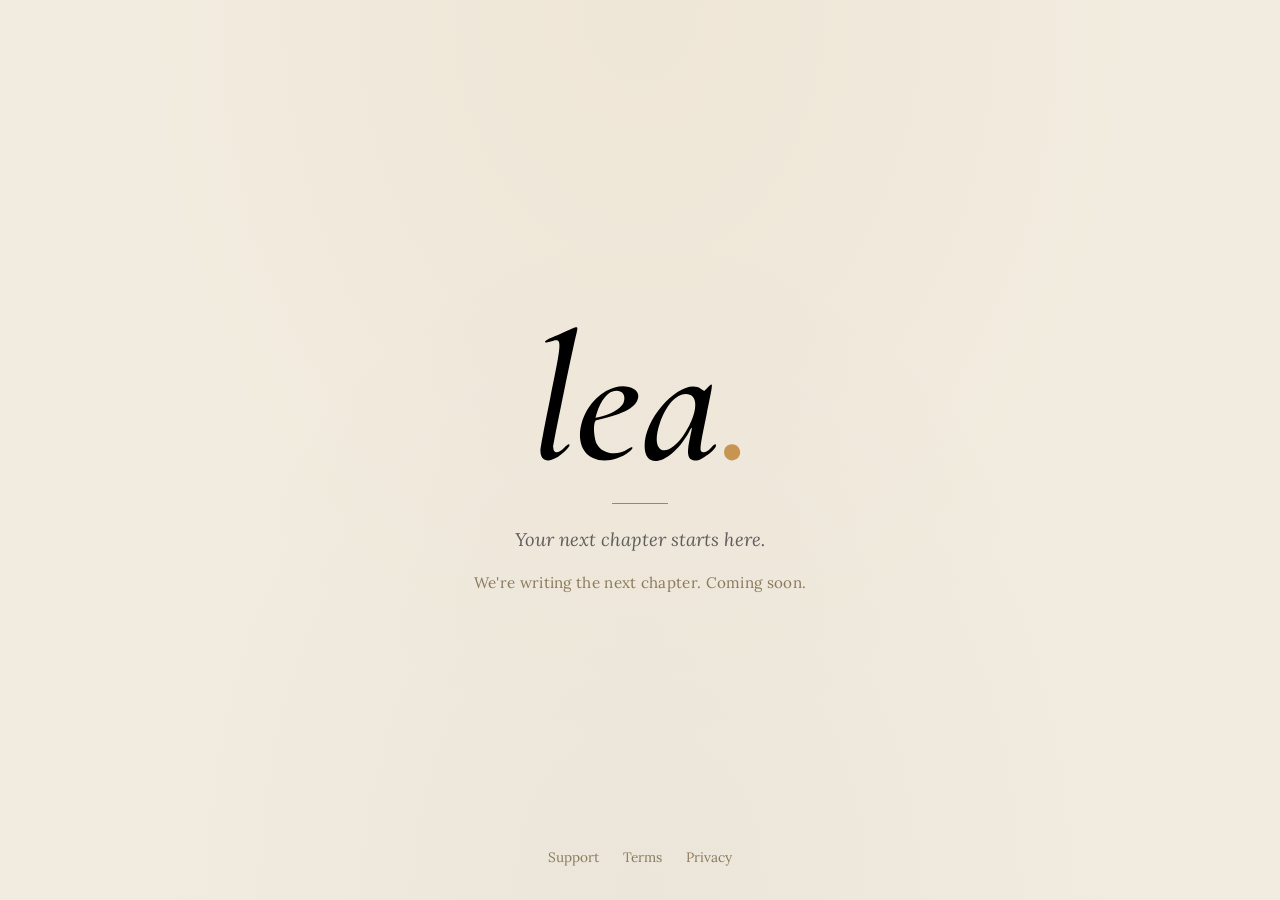
<file: index.html>
<!doctype html>
<html lang="en">
<head>
  <meta charset="utf-8" />
  <meta name="viewport" content="width=device-width, initial-scale=1" />
  <title>lea — coming soon</title>
  <meta name="description" content="Lea is a quiet, intentional reading app. Coming soon." />
  <link rel="icon" type="image/svg+xml" href="assets/favicon.svg" />
  <meta property="og:type" content="website" />
  <meta property="og:site_name" content="Lea" />
  <meta property="og:title" content="lea — coming soon" />
  <meta property="og:description" content="Lea is a quiet, intentional reading app. Coming soon." />
  <meta name="twitter:card" content="summary" />
  <meta name="twitter:title" content="lea — coming soon" />
  <meta name="twitter:description" content="Lea is a quiet, intentional reading app. Coming soon." />
  <link rel="stylesheet" href="styles.css" />
</head>
<body>
  <main class="hero">
    <img class="logo-large" src="assets/lea-logo.svg" alt="Lea" width="613" height="320" />
    <hr class="rule" />
    <p class="tagline">Your next chapter starts here.</p>
    <p class="status">We're writing the next chapter. Coming soon.</p>
  </main>

  <div class="hero-footer">
    <nav>
      <a href="/support">Support</a>
      <a href="/terms">Terms</a>
      <a href="/privacy">Privacy</a>
    </nav>
  </div>
</body>
</html>
</file>
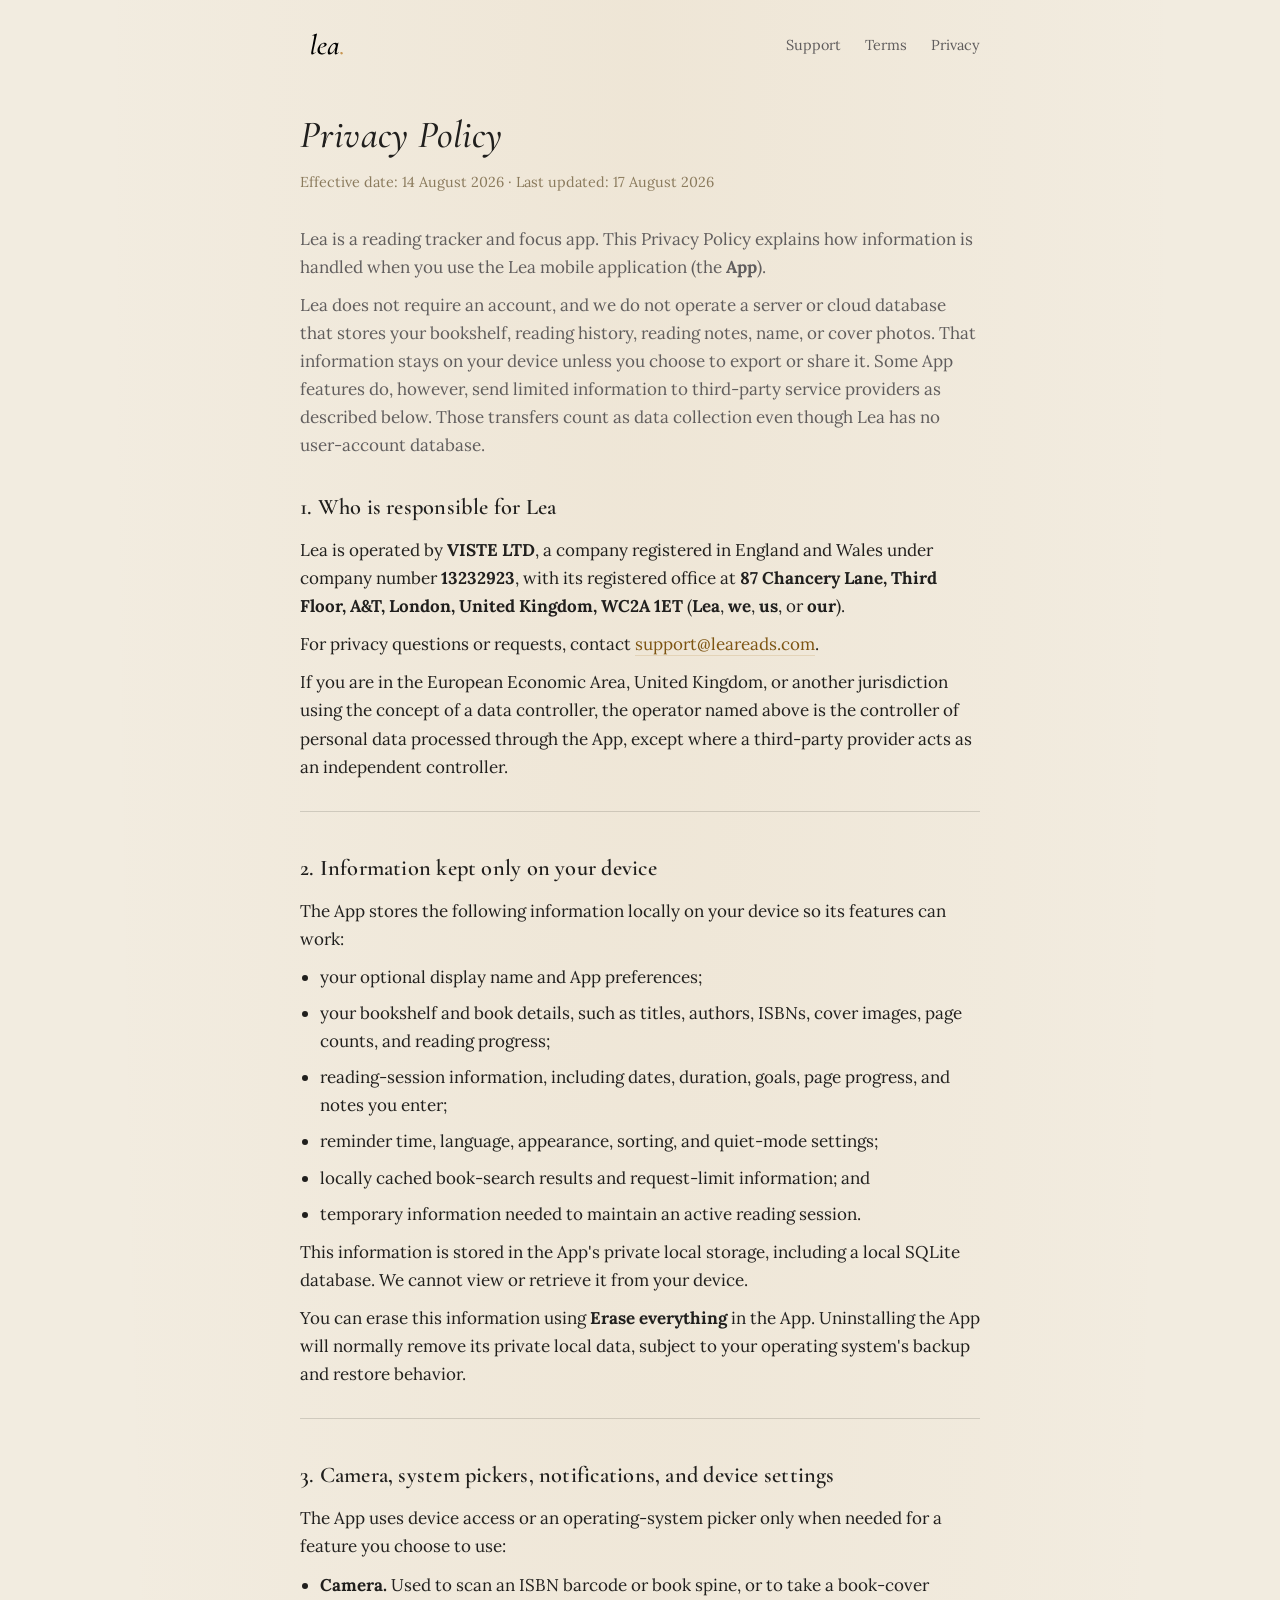
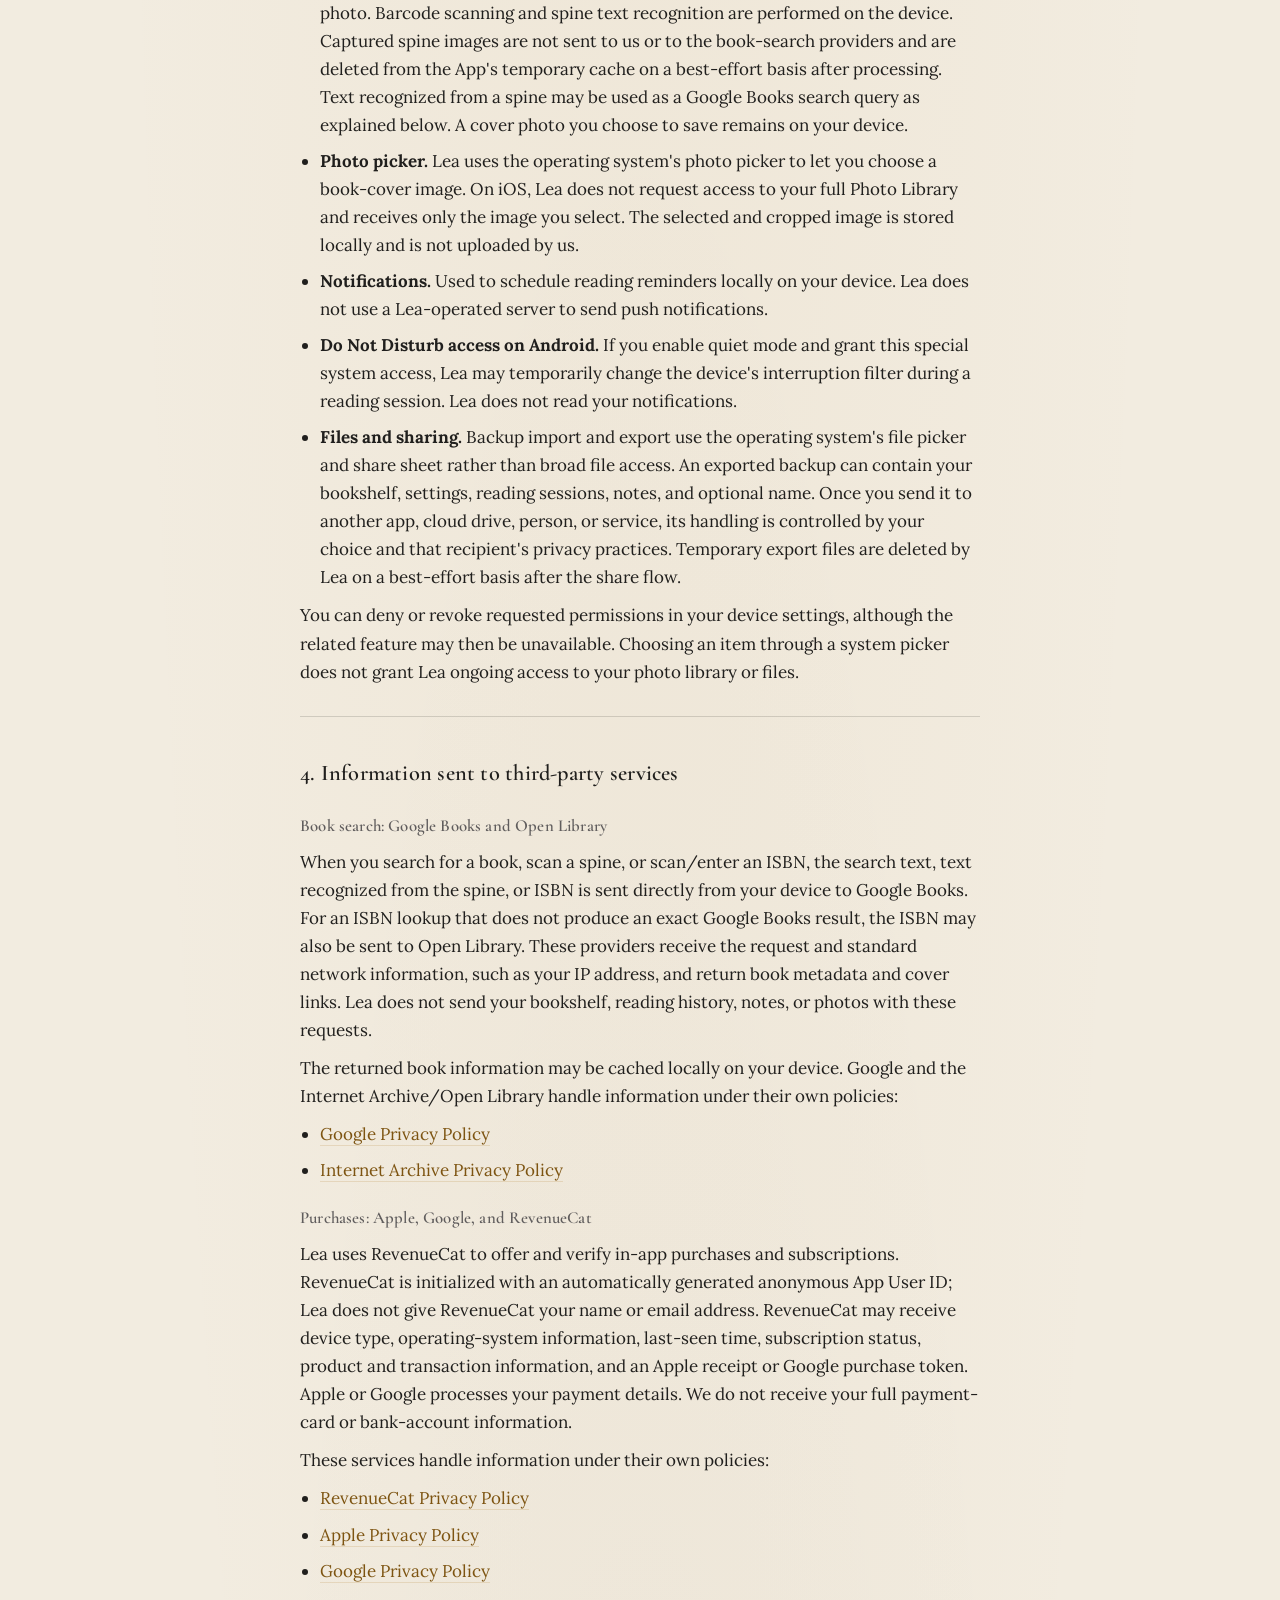
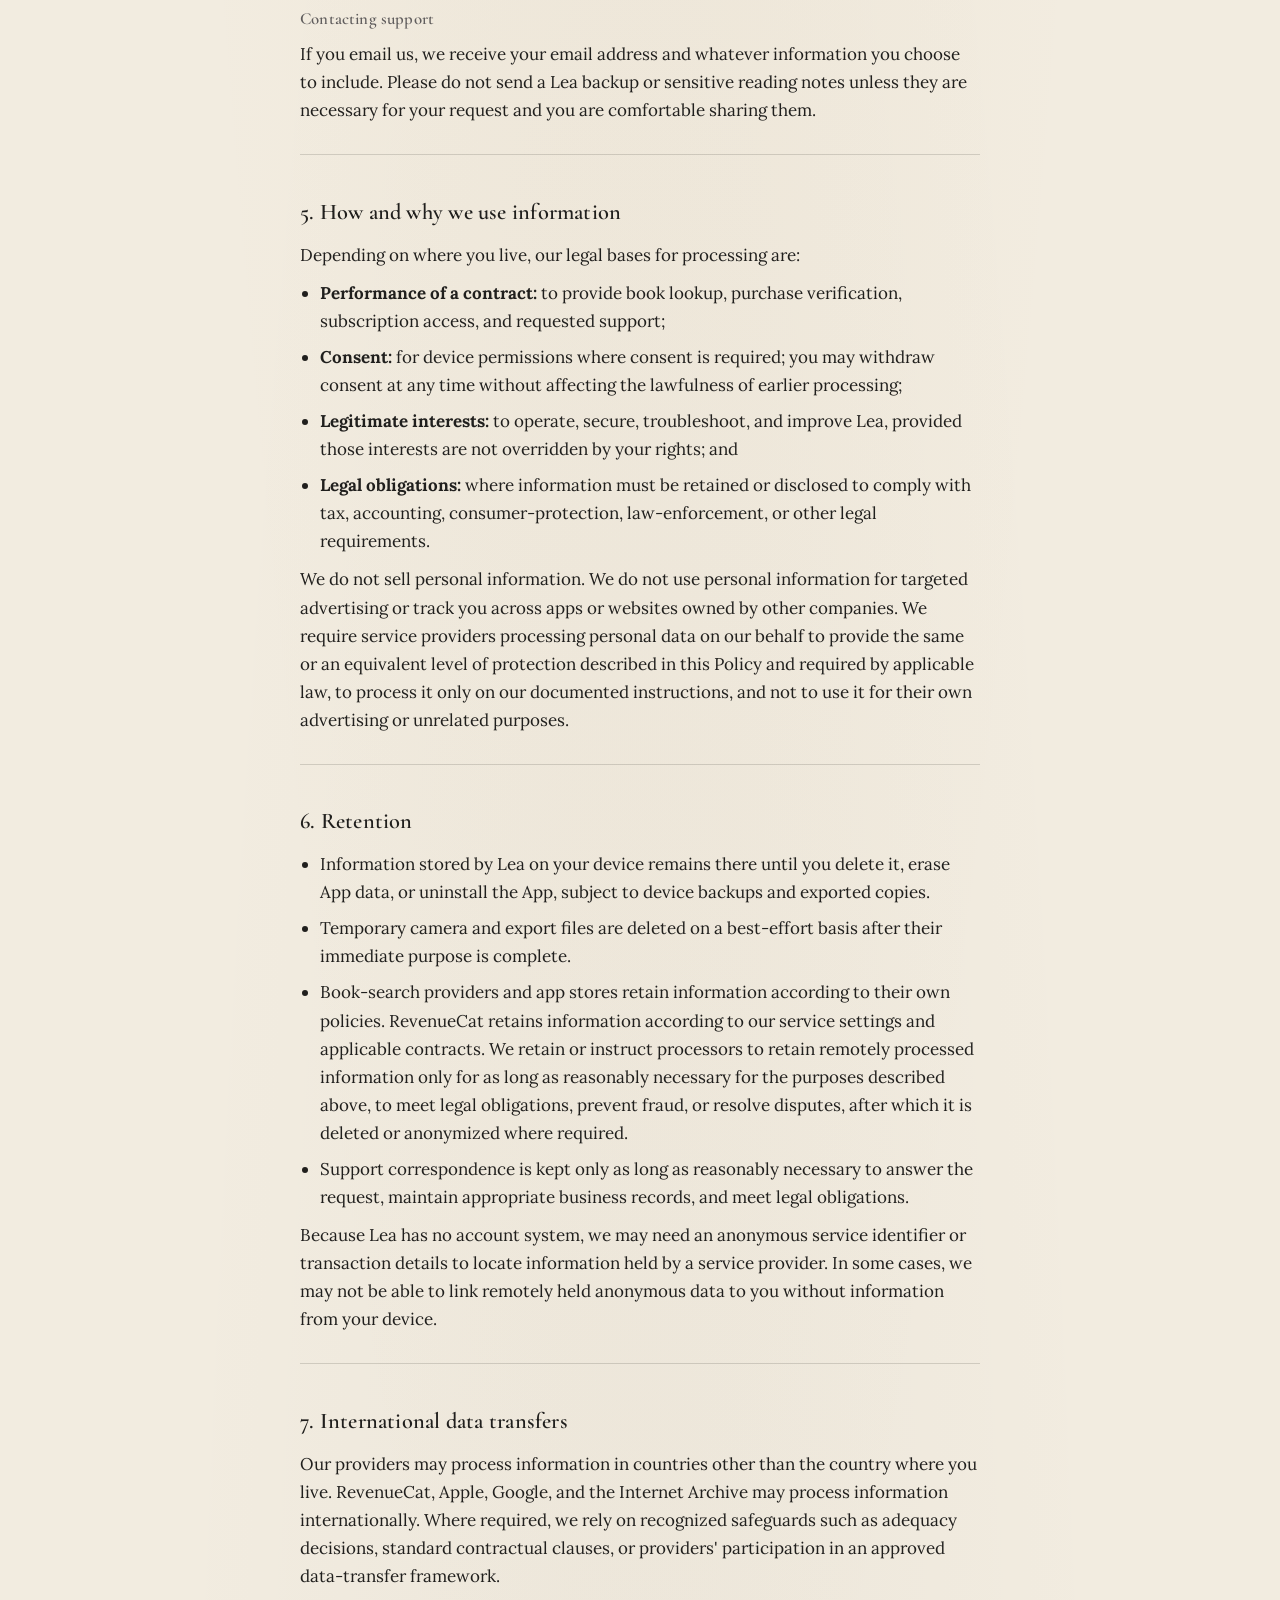
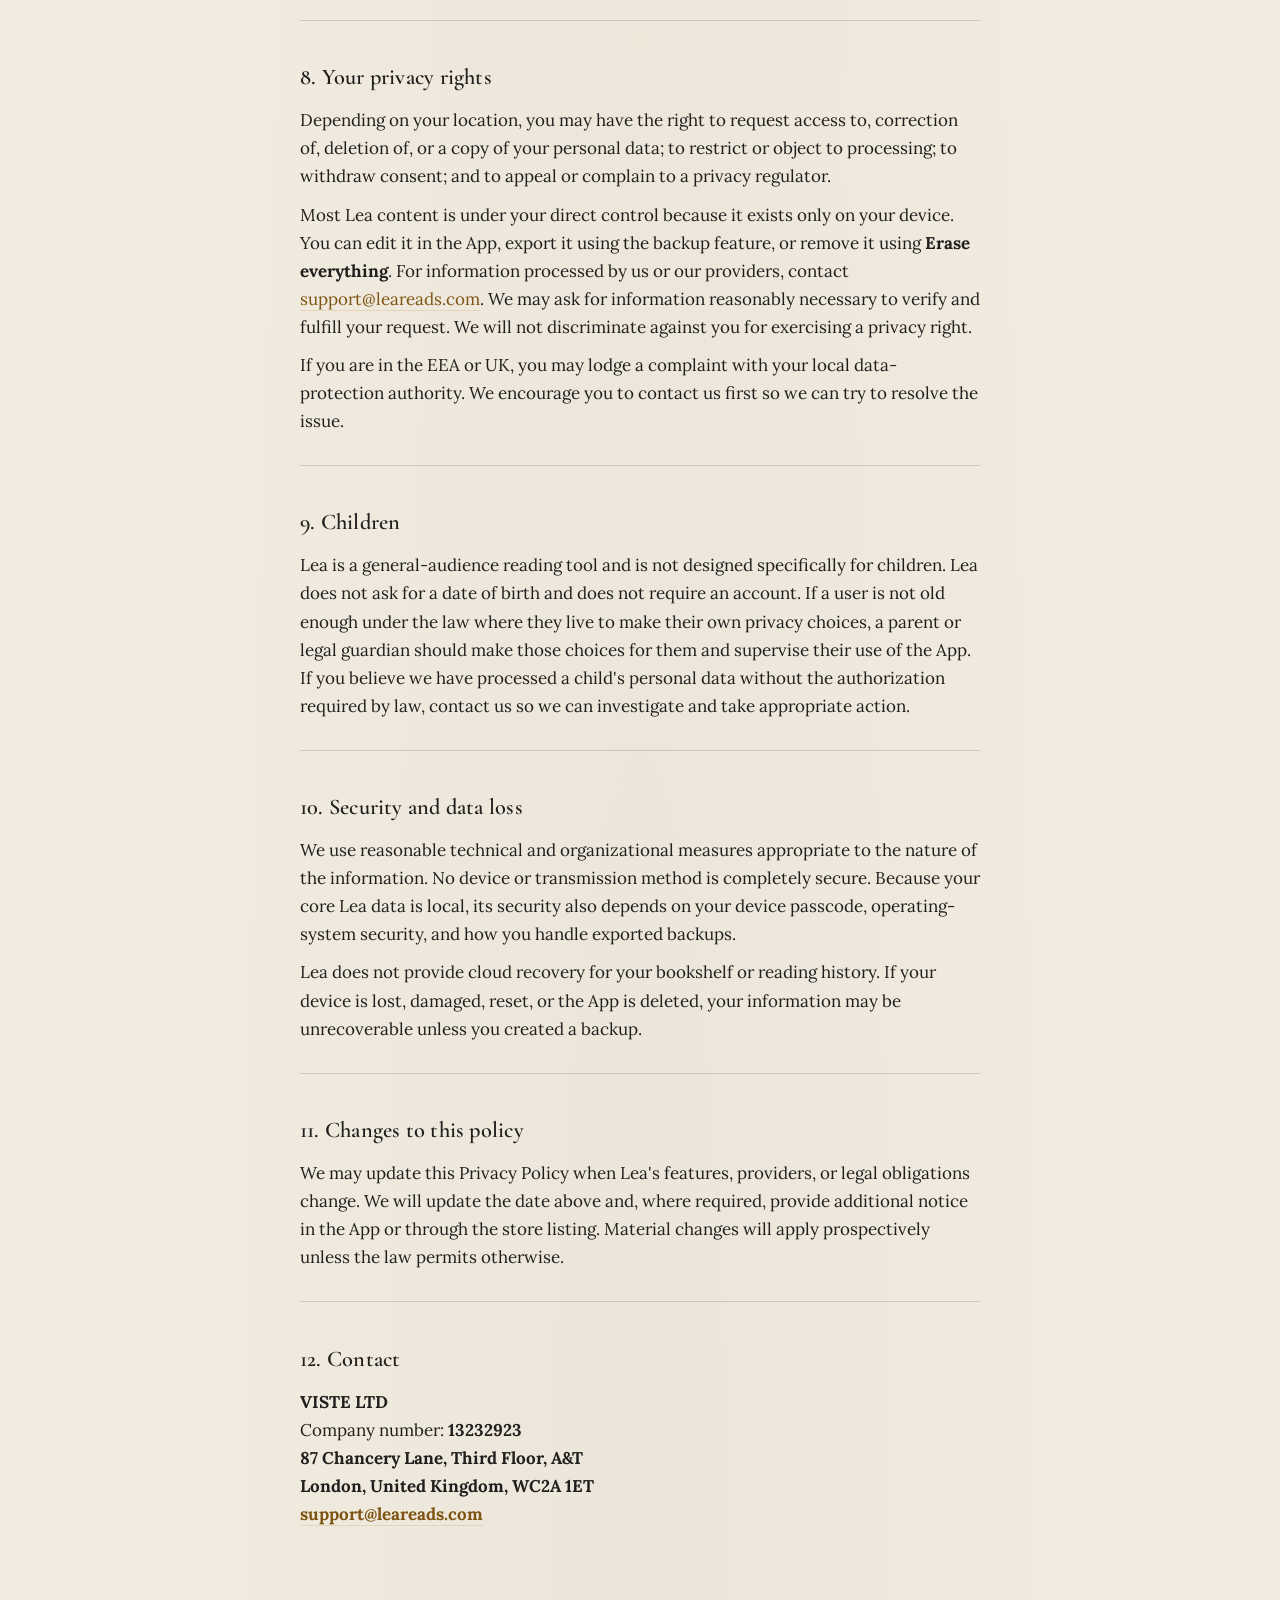
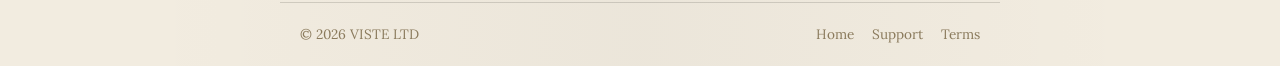
<file: privacy.html>
<!doctype html>
<html lang="en">
<head>
  <meta charset="utf-8" />
  <meta name="viewport" content="width=device-width, initial-scale=1" />
  <title>Privacy Policy — lea</title>
  <meta name="description" content="Privacy Policy for the Lea app." />
  <link rel="icon" type="image/svg+xml" href="assets/favicon.svg" />
  <meta property="og:type" content="website" />
  <meta property="og:site_name" content="Lea" />
  <meta property="og:title" content="Privacy Policy — lea" />
  <meta property="og:description" content="Privacy Policy for the Lea app." />
  <meta name="twitter:card" content="summary" />
  <meta name="twitter:title" content="Privacy Policy — lea" />
  <meta name="twitter:description" content="Privacy Policy for the Lea app." />
  <link rel="stylesheet" href="styles.css" />
</head>
<body>
  <header class="site-header">
    <a class="wordmark" href="/"><img class="logo-small" src="assets/lea-logo.svg" alt="Lea" width="613" height="320" /></a>
    <nav>
      <a href="/support">Support</a>
      <a href="/terms">Terms</a>
      <a href="/privacy">Privacy</a>
    </nav>
  </header>

  <main class="legal-page">
    <h1>Privacy Policy</h1>
    <p class="updated">Effective date: 14 August 2026 · Last updated: 17 August 2026</p>

    <div class="intro">
      <p>Lea is a reading tracker and focus app. This Privacy Policy explains how information is handled when you use the Lea mobile application (the <strong>App</strong>).</p>
      <p>Lea does not require an account, and we do not operate a server or cloud database that stores your bookshelf, reading history, reading notes, name, or cover photos. That information stays on your device unless you choose to export or share it. Some App features do, however, send limited information to third-party service providers as described below. Those transfers count as data collection even though Lea has no user-account database.</p>
    </div>

    <section>
      <h2>1. Who is responsible for Lea</h2>
      <p>Lea is operated by <strong>VISTE LTD</strong>, a company registered in England and Wales under company number <strong>13232923</strong>, with its registered office at <strong>87 Chancery Lane, Third Floor, A&amp;T, London, United Kingdom, WC2A 1ET</strong> (<strong>Lea</strong>, <strong>we</strong>, <strong>us</strong>, or <strong>our</strong>).</p>
      <p>For privacy questions or requests, contact <a href="mailto:support@leareads.com">support@leareads.com</a>.</p>
      <p>If you are in the European Economic Area, United Kingdom, or another jurisdiction using the concept of a data controller, the operator named above is the controller of personal data processed through the App, except where a third-party provider acts as an independent controller.</p>
    </section>

    <section>
      <h2>2. Information kept only on your device</h2>
      <p>The App stores the following information locally on your device so its features can work:</p>
      <ul>
        <li>your optional display name and App preferences;</li>
        <li>your bookshelf and book details, such as titles, authors, ISBNs, cover images, page counts, and reading progress;</li>
        <li>reading-session information, including dates, duration, goals, page progress, and notes you enter;</li>
        <li>reminder time, language, appearance, sorting, and quiet-mode settings;</li>
        <li>locally cached book-search results and request-limit information; and</li>
        <li>temporary information needed to maintain an active reading session.</li>
      </ul>
      <p>This information is stored in the App's private local storage, including a local SQLite database. We cannot view or retrieve it from your device.</p>
      <p>You can erase this information using <strong>Erase everything</strong> in the App. Uninstalling the App will normally remove its private local data, subject to your operating system's backup and restore behavior.</p>
    </section>

    <section>
      <h2>3. Camera, system pickers, notifications, and device settings</h2>
      <p>The App uses device access or an operating-system picker only when needed for a feature you choose to use:</p>
      <ul>
        <li><strong>Camera.</strong> Used to scan an ISBN barcode or book spine, or to take a book-cover photo. Barcode scanning and spine text recognition are performed on the device. Captured spine images are not sent to us or to the book-search providers and are deleted from the App's temporary cache on a best-effort basis after processing. Text recognized from a spine may be used as a Google Books search query as explained below. A cover photo you choose to save remains on your device.</li>
        <li><strong>Photo picker.</strong> Lea uses the operating system's photo picker to let you choose a book-cover image. On iOS, Lea does not request access to your full Photo Library and receives only the image you select. The selected and cropped image is stored locally and is not uploaded by us.</li>
        <li><strong>Notifications.</strong> Used to schedule reading reminders locally on your device. Lea does not use a Lea-operated server to send push notifications.</li>
        <li><strong>Do Not Disturb access on Android.</strong> If you enable quiet mode and grant this special system access, Lea may temporarily change the device's interruption filter during a reading session. Lea does not read your notifications.</li>
        <li><strong>Files and sharing.</strong> Backup import and export use the operating system's file picker and share sheet rather than broad file access. An exported backup can contain your bookshelf, settings, reading sessions, notes, and optional name. Once you send it to another app, cloud drive, person, or service, its handling is controlled by your choice and that recipient's privacy practices. Temporary export files are deleted by Lea on a best-effort basis after the share flow.</li>
      </ul>
      <p>You can deny or revoke requested permissions in your device settings, although the related feature may then be unavailable. Choosing an item through a system picker does not grant Lea ongoing access to your photo library or files.</p>
    </section>

    <section>
      <h2>4. Information sent to third-party services</h2>
      <h3>Book search: Google Books and Open Library</h3>
      <p>When you search for a book, scan a spine, or scan/enter an ISBN, the search text, text recognized from the spine, or ISBN is sent directly from your device to Google Books. For an ISBN lookup that does not produce an exact Google Books result, the ISBN may also be sent to Open Library. These providers receive the request and standard network information, such as your IP address, and return book metadata and cover links. Lea does not send your bookshelf, reading history, notes, or photos with these requests.</p>
      <p>The returned book information may be cached locally on your device. Google and the Internet Archive/Open Library handle information under their own policies:</p>
      <ul>
        <li><a href="https://policies.google.com/privacy">Google Privacy Policy</a></li>
        <li><a href="https://archive.org/about/terms.php#privacy">Internet Archive Privacy Policy</a></li>
      </ul>
      <h3>Purchases: Apple, Google, and RevenueCat</h3>
      <p>Lea uses RevenueCat to offer and verify in-app purchases and subscriptions. RevenueCat is initialized with an automatically generated anonymous App User ID; Lea does not give RevenueCat your name or email address. RevenueCat may receive device type, operating-system information, last-seen time, subscription status, product and transaction information, and an Apple receipt or Google purchase token. Apple or Google processes your payment details. We do not receive your full payment-card or bank-account information.</p>
      <p>These services handle information under their own policies:</p>
      <ul>
        <li><a href="https://www.revenuecat.com/privacy/">RevenueCat Privacy Policy</a></li>
        <li><a href="https://www.apple.com/legal/privacy/">Apple Privacy Policy</a></li>
        <li><a href="https://policies.google.com/privacy">Google Privacy Policy</a></li>
      </ul>
      <h3>Contacting support</h3>
      <p>If you email us, we receive your email address and whatever information you choose to include. Please do not send a Lea backup or sensitive reading notes unless they are necessary for your request and you are comfortable sharing them.</p>
    </section>

    <section>
      <h2>5. How and why we use information</h2>
      <p>Depending on where you live, our legal bases for processing are:</p>
      <ul>
        <li><strong>Performance of a contract:</strong> to provide book lookup, purchase verification, subscription access, and requested support;</li>
        <li><strong>Consent:</strong> for device permissions where consent is required; you may withdraw consent at any time without affecting the lawfulness of earlier processing;</li>
        <li><strong>Legitimate interests:</strong> to operate, secure, troubleshoot, and improve Lea, provided those interests are not overridden by your rights; and</li>
        <li><strong>Legal obligations:</strong> where information must be retained or disclosed to comply with tax, accounting, consumer-protection, law-enforcement, or other legal requirements.</li>
      </ul>
      <p>We do not sell personal information. We do not use personal information for targeted advertising or track you across apps or websites owned by other companies. We require service providers processing personal data on our behalf to provide the same or an equivalent level of protection described in this Policy and required by applicable law, to process it only on our documented instructions, and not to use it for their own advertising or unrelated purposes.</p>
    </section>

    <section>
      <h2>6. Retention</h2>
      <ul>
        <li>Information stored by Lea on your device remains there until you delete it, erase App data, or uninstall the App, subject to device backups and exported copies.</li>
        <li>Temporary camera and export files are deleted on a best-effort basis after their immediate purpose is complete.</li>
        <li>Book-search providers and app stores retain information according to their own policies. RevenueCat retains information according to our service settings and applicable contracts. We retain or instruct processors to retain remotely processed information only for as long as reasonably necessary for the purposes described above, to meet legal obligations, prevent fraud, or resolve disputes, after which it is deleted or anonymized where required.</li>
        <li>Support correspondence is kept only as long as reasonably necessary to answer the request, maintain appropriate business records, and meet legal obligations.</li>
      </ul>
      <p>Because Lea has no account system, we may need an anonymous service identifier or transaction details to locate information held by a service provider. In some cases, we may not be able to link remotely held anonymous data to you without information from your device.</p>
    </section>

    <section>
      <h2>7. International data transfers</h2>
      <p>Our providers may process information in countries other than the country where you live. RevenueCat, Apple, Google, and the Internet Archive may process information internationally. Where required, we rely on recognized safeguards such as adequacy decisions, standard contractual clauses, or providers' participation in an approved data-transfer framework.</p>
    </section>

    <section>
      <h2>8. Your privacy rights</h2>
      <p>Depending on your location, you may have the right to request access to, correction of, deletion of, or a copy of your personal data; to restrict or object to processing; to withdraw consent; and to appeal or complain to a privacy regulator.</p>
      <p>Most Lea content is under your direct control because it exists only on your device. You can edit it in the App, export it using the backup feature, or remove it using <strong>Erase everything</strong>. For information processed by us or our providers, contact <a href="mailto:support@leareads.com">support@leareads.com</a>. We may ask for information reasonably necessary to verify and fulfill your request. We will not discriminate against you for exercising a privacy right.</p>
      <p>If you are in the EEA or UK, you may lodge a complaint with your local data-protection authority. We encourage you to contact us first so we can try to resolve the issue.</p>
    </section>

    <section>
      <h2>9. Children</h2>
      <p>Lea is a general-audience reading tool and is not designed specifically for children. Lea does not ask for a date of birth and does not require an account. If a user is not old enough under the law where they live to make their own privacy choices, a parent or legal guardian should make those choices for them and supervise their use of the App. If you believe we have processed a child's personal data without the authorization required by law, contact us so we can investigate and take appropriate action.</p>
    </section>

    <section>
      <h2>10. Security and data loss</h2>
      <p>We use reasonable technical and organizational measures appropriate to the nature of the information. No device or transmission method is completely secure. Because your core Lea data is local, its security also depends on your device passcode, operating-system security, and how you handle exported backups.</p>
      <p>Lea does not provide cloud recovery for your bookshelf or reading history. If your device is lost, damaged, reset, or the App is deleted, your information may be unrecoverable unless you created a backup.</p>
    </section>

    <section>
      <h2>11. Changes to this policy</h2>
      <p>We may update this Privacy Policy when Lea's features, providers, or legal obligations change. We will update the date above and, where required, provide additional notice in the App or through the store listing. Material changes will apply prospectively unless the law permits otherwise.</p>
    </section>

    <section>
      <h2>12. Contact</h2>
      <p>
        <strong>VISTE LTD</strong><br />
        Company number: <strong>13232923</strong><br />
        <strong>87 Chancery Lane, Third Floor, A&amp;T</strong><br />
        <strong>London, United Kingdom, WC2A 1ET</strong><br />
        <strong><a href="mailto:support@leareads.com">support@leareads.com</a></strong>
      </p>
    </section>
  </main>

  <footer class="legal-footer">
    <span>&copy; 2026 VISTE LTD</span>
    <span class="links">
      <a href="/">Home</a>
      <a href="/support">Support</a>
      <a href="/terms">Terms</a>
    </span>
  </footer>
</body>
</html>
</file>
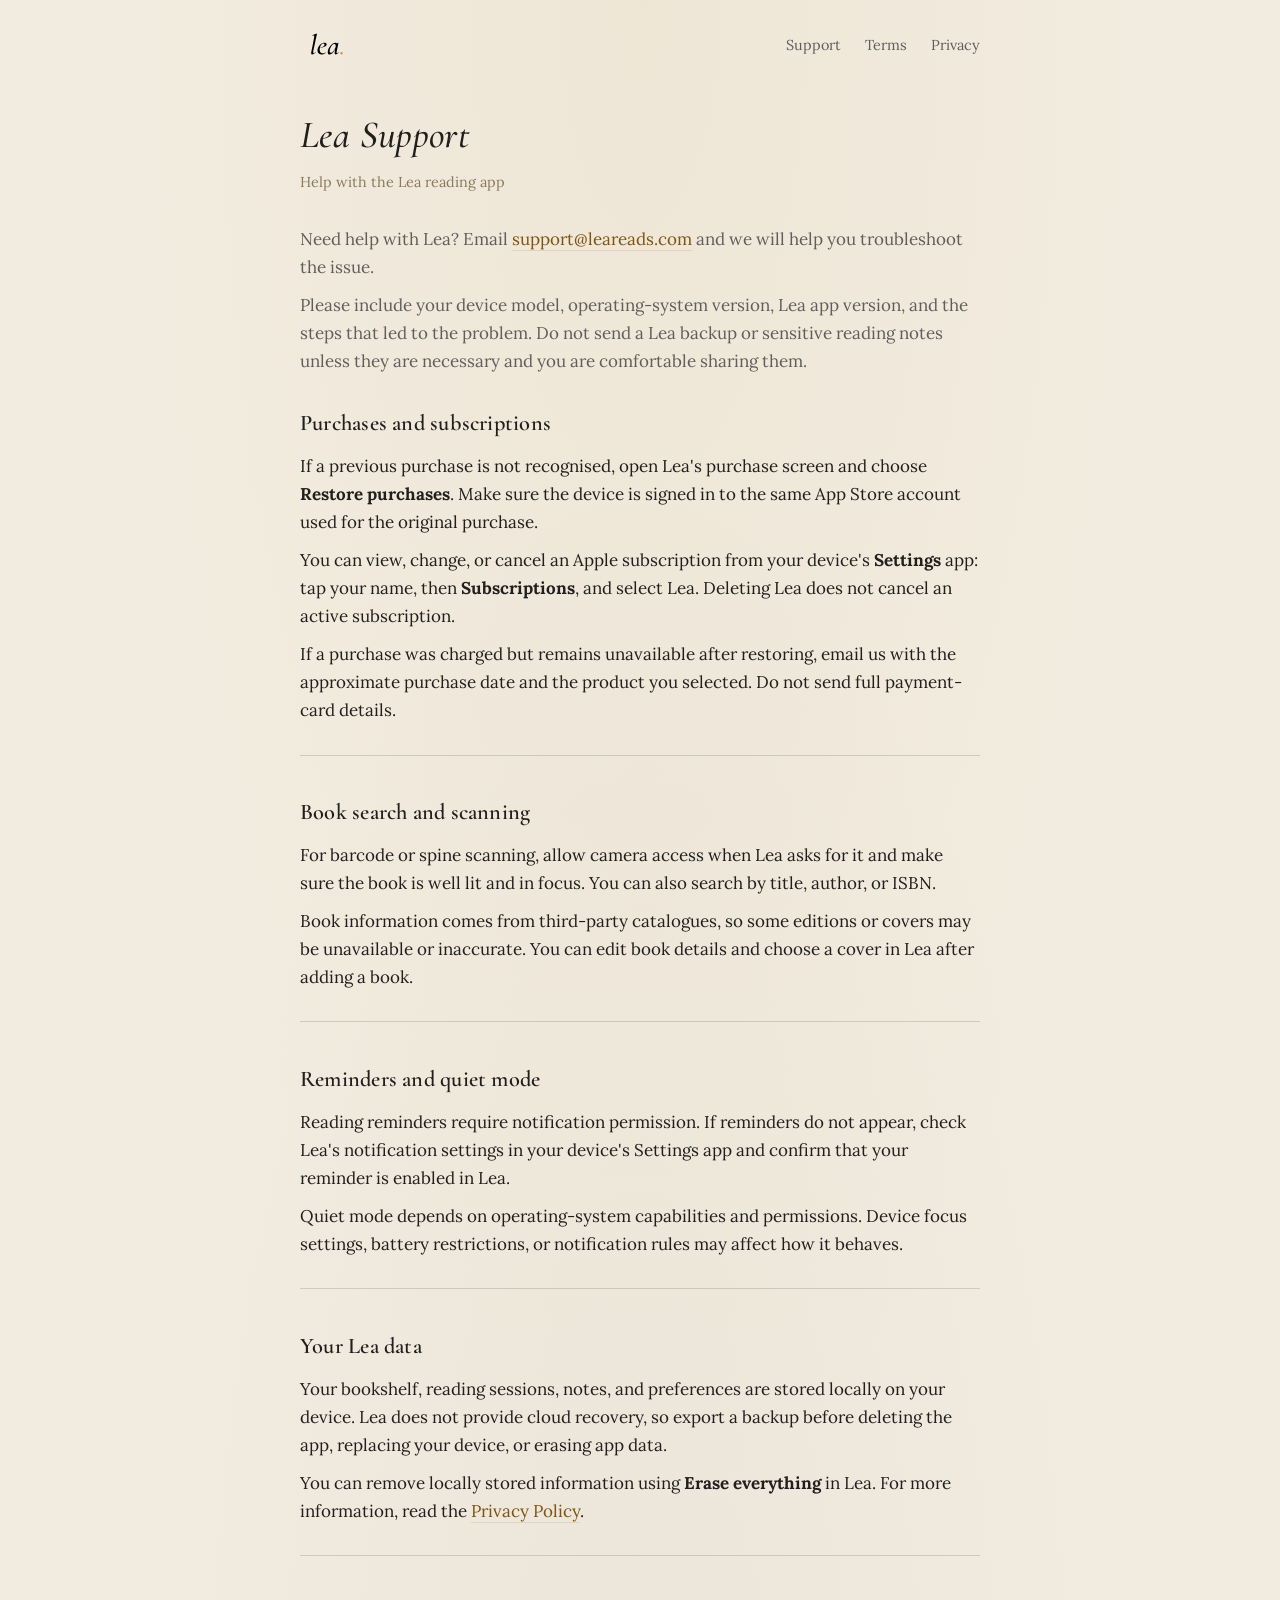
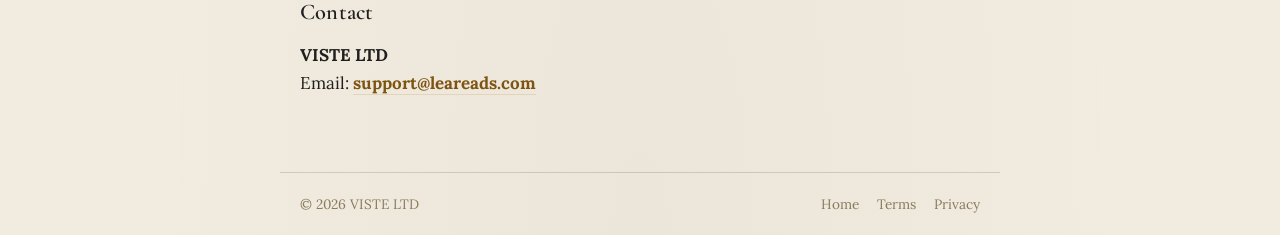
<file: support.html>
<!doctype html>
<html lang="en">
<head>
  <meta charset="utf-8" />
  <meta name="viewport" content="width=device-width, initial-scale=1" />
  <title>Support — lea</title>
  <meta name="description" content="Help and support for the Lea reading app." />
  <link rel="icon" type="image/svg+xml" href="assets/favicon.svg" />
  <meta property="og:type" content="website" />
  <meta property="og:site_name" content="Lea" />
  <meta property="og:title" content="Support — lea" />
  <meta property="og:description" content="Help and support for the Lea reading app." />
  <meta name="twitter:card" content="summary" />
  <meta name="twitter:title" content="Support — lea" />
  <meta name="twitter:description" content="Help and support for the Lea reading app." />
  <link rel="stylesheet" href="styles.css" />
</head>
<body>
  <header class="site-header">
    <a class="wordmark" href="/"><img class="logo-small" src="assets/lea-logo.svg" alt="Lea" width="613" height="320" /></a>
    <nav>
      <a href="/support">Support</a>
      <a href="/terms">Terms</a>
      <a href="/privacy">Privacy</a>
    </nav>
  </header>

  <main class="legal-page">
    <h1>Lea Support</h1>
    <p class="updated">Help with the Lea reading app</p>

    <div class="intro">
      <p>Need help with Lea? Email <a href="mailto:support@leareads.com">support@leareads.com</a> and we will help you troubleshoot the issue.</p>
      <p>Please include your device model, operating-system version, Lea app version, and the steps that led to the problem. Do not send a Lea backup or sensitive reading notes unless they are necessary and you are comfortable sharing them.</p>
    </div>

    <section>
      <h2>Purchases and subscriptions</h2>
      <p>If a previous purchase is not recognised, open Lea's purchase screen and choose <strong>Restore purchases</strong>. Make sure the device is signed in to the same App Store account used for the original purchase.</p>
      <p>You can view, change, or cancel an Apple subscription from your device's <strong>Settings</strong> app: tap your name, then <strong>Subscriptions</strong>, and select Lea. Deleting Lea does not cancel an active subscription.</p>
      <p>If a purchase was charged but remains unavailable after restoring, email us with the approximate purchase date and the product you selected. Do not send full payment-card details.</p>
    </section>

    <section>
      <h2>Book search and scanning</h2>
      <p>For barcode or spine scanning, allow camera access when Lea asks for it and make sure the book is well lit and in focus. You can also search by title, author, or ISBN.</p>
      <p>Book information comes from third-party catalogues, so some editions or covers may be unavailable or inaccurate. You can edit book details and choose a cover in Lea after adding a book.</p>
    </section>

    <section>
      <h2>Reminders and quiet mode</h2>
      <p>Reading reminders require notification permission. If reminders do not appear, check Lea's notification settings in your device's Settings app and confirm that your reminder is enabled in Lea.</p>
      <p>Quiet mode depends on operating-system capabilities and permissions. Device focus settings, battery restrictions, or notification rules may affect how it behaves.</p>
    </section>

    <section>
      <h2>Your Lea data</h2>
      <p>Your bookshelf, reading sessions, notes, and preferences are stored locally on your device. Lea does not provide cloud recovery, so export a backup before deleting the app, replacing your device, or erasing app data.</p>
      <p>You can remove locally stored information using <strong>Erase everything</strong> in Lea. For more information, read the <a href="/privacy">Privacy Policy</a>.</p>
    </section>

    <section>
      <h2>Contact</h2>
      <p>
        <strong>VISTE LTD</strong><br />
        Email: <strong><a href="mailto:support@leareads.com">support@leareads.com</a></strong>
      </p>
    </section>
  </main>

  <footer class="legal-footer">
    <span>&copy; 2026 VISTE LTD</span>
    <span class="links">
      <a href="/">Home</a>
      <a href="/terms">Terms</a>
      <a href="/privacy">Privacy</a>
    </span>
  </footer>
</body>
</html>
</file>
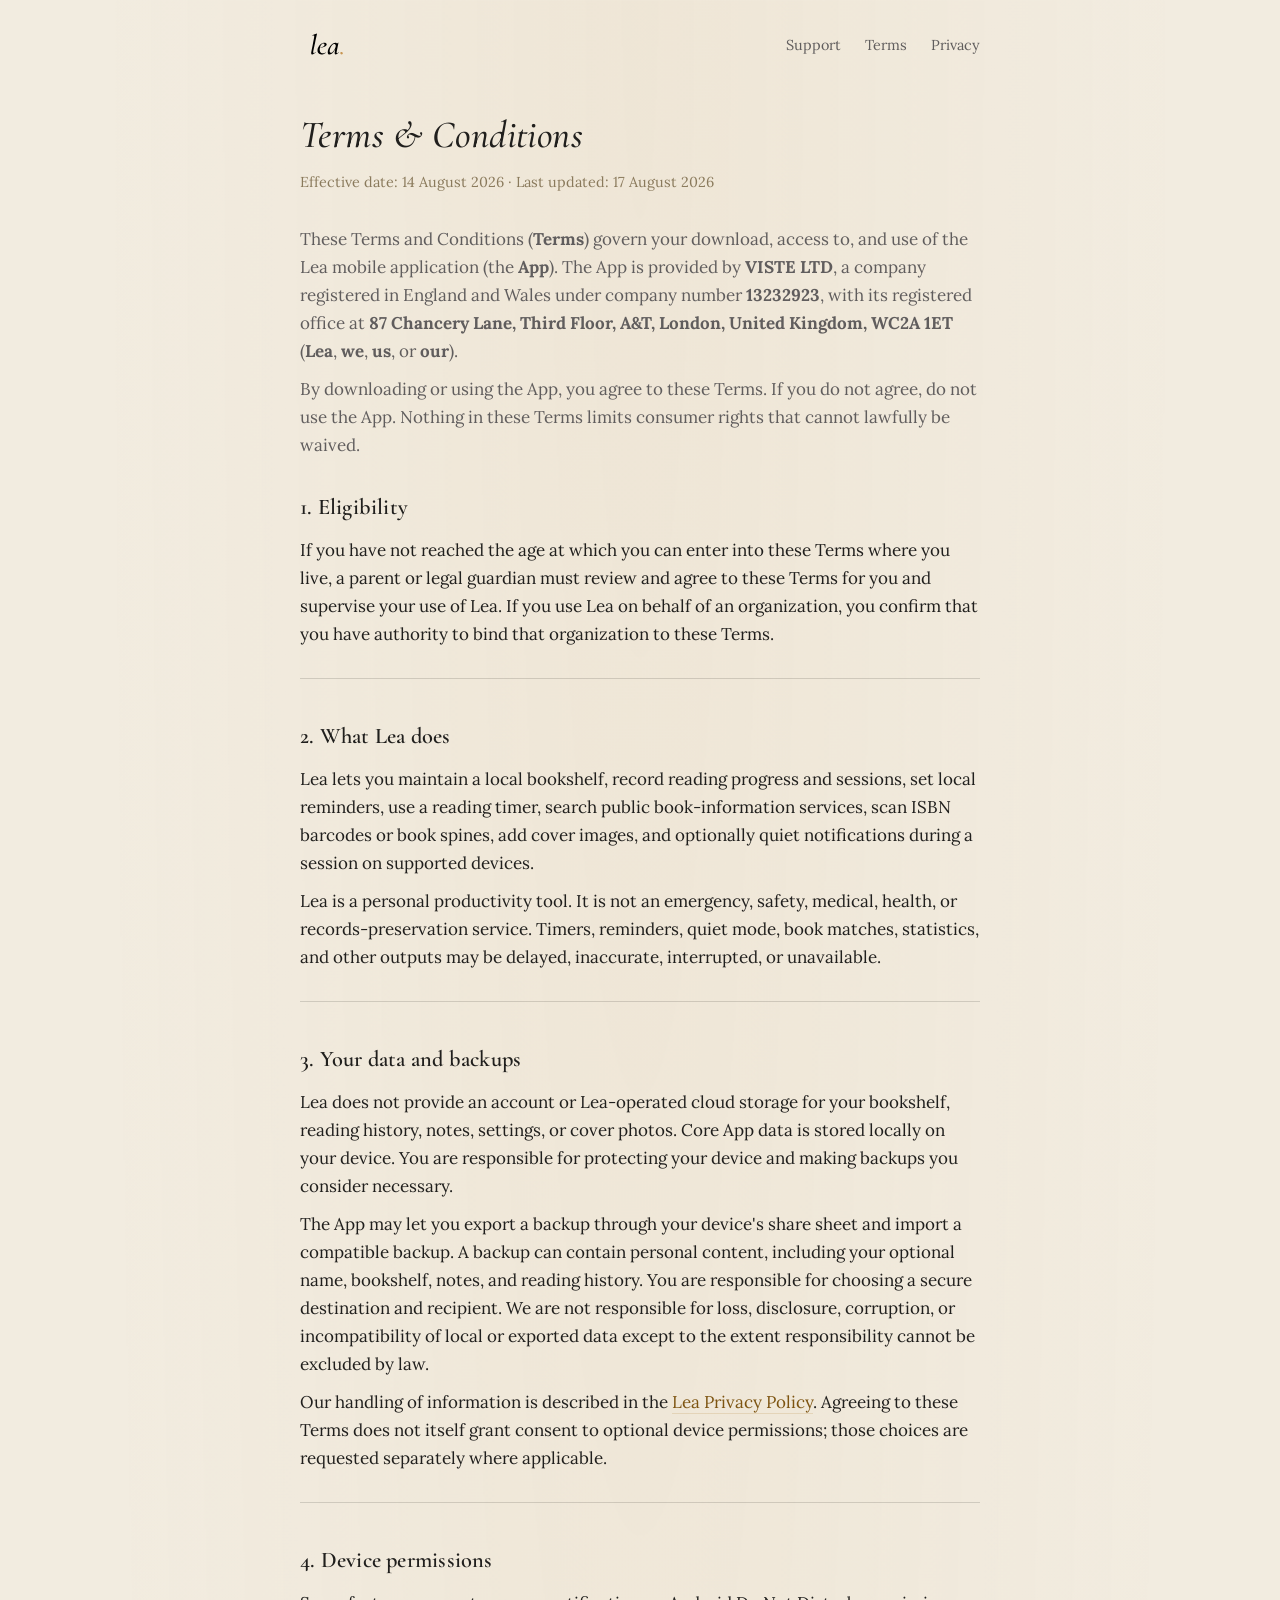
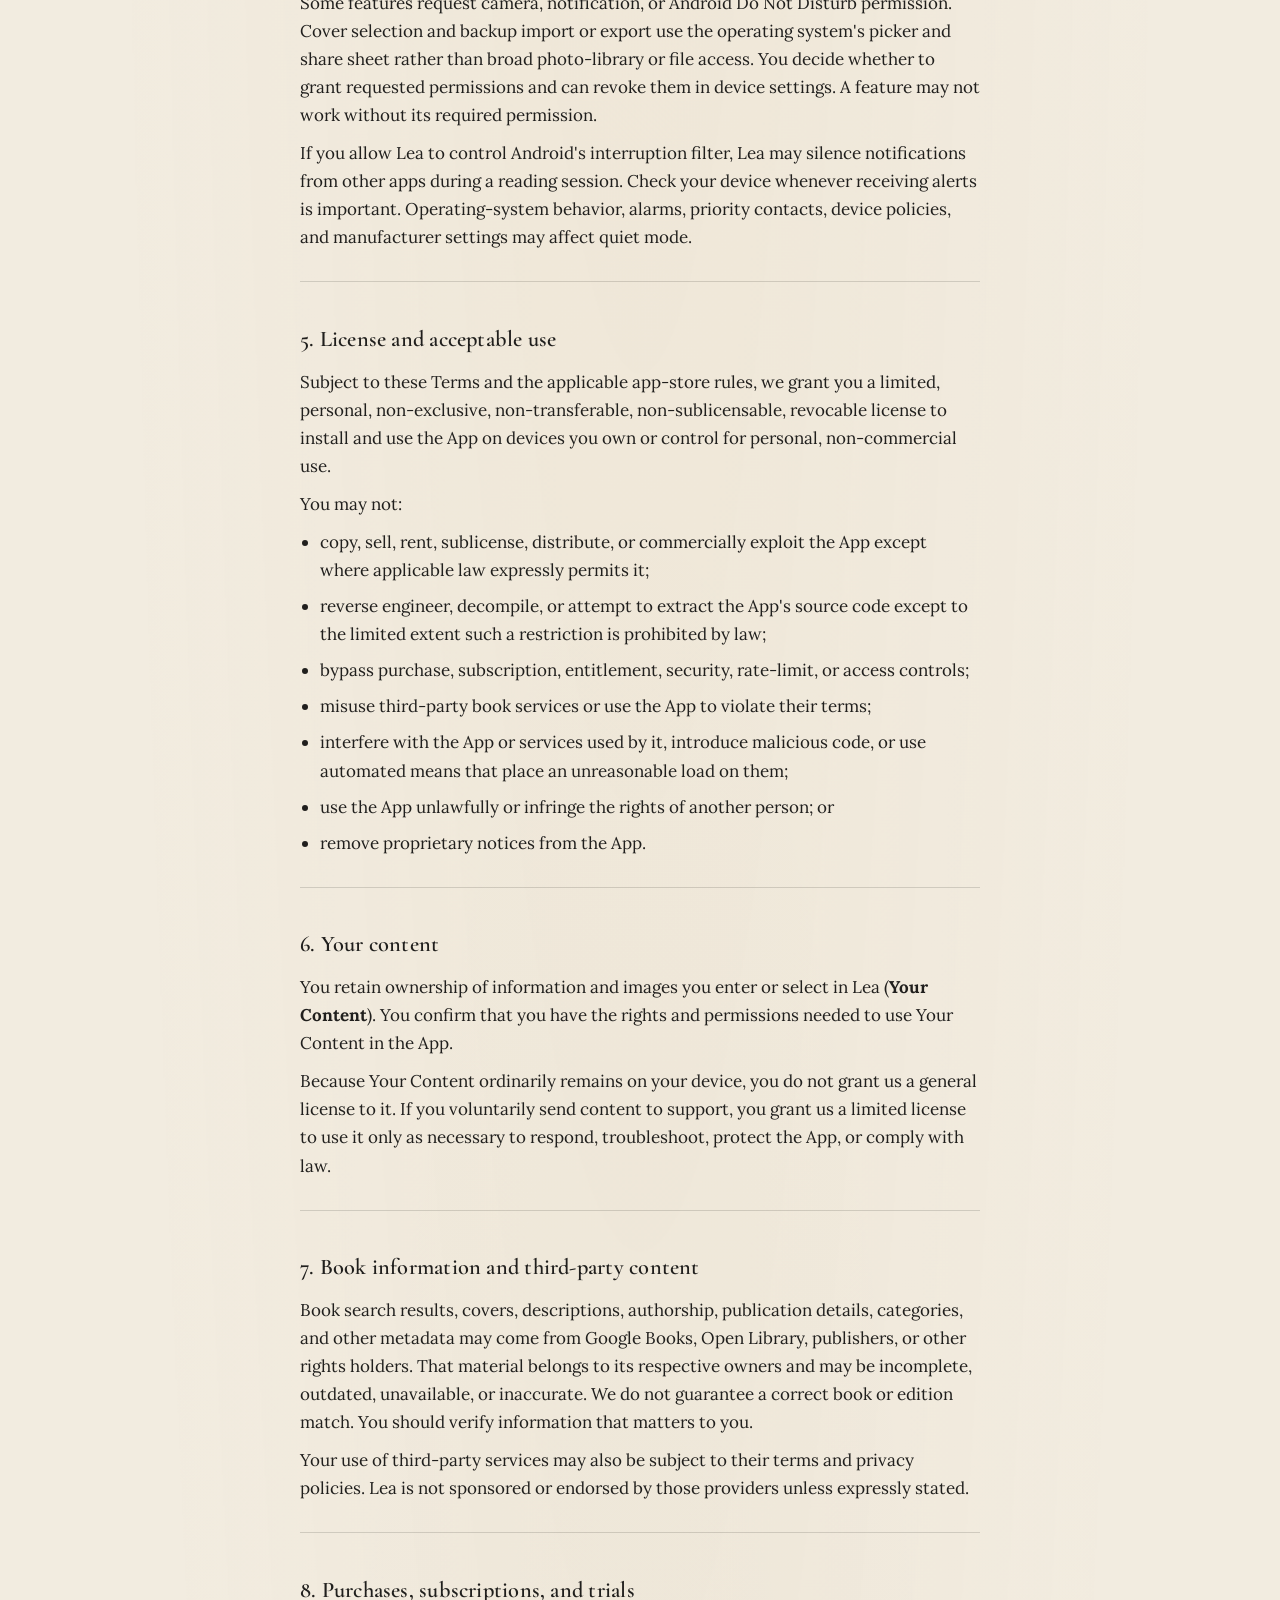
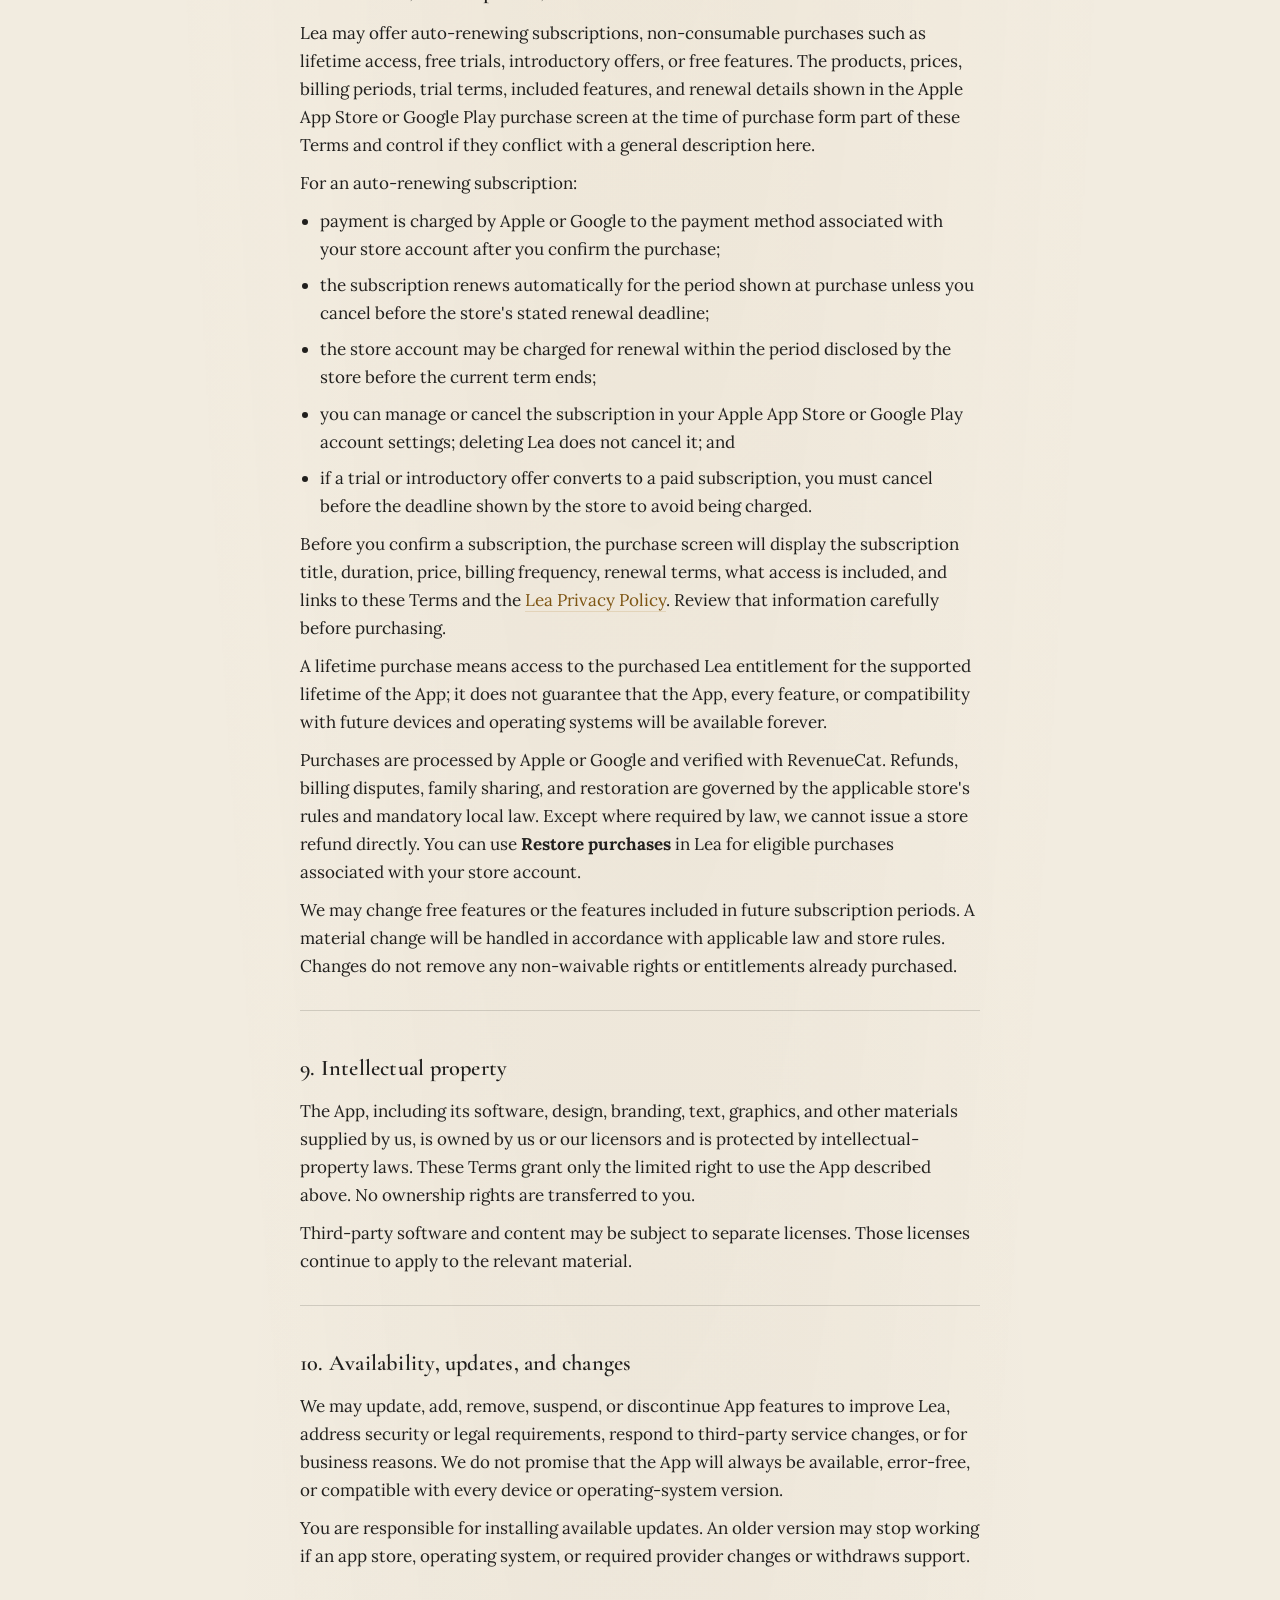
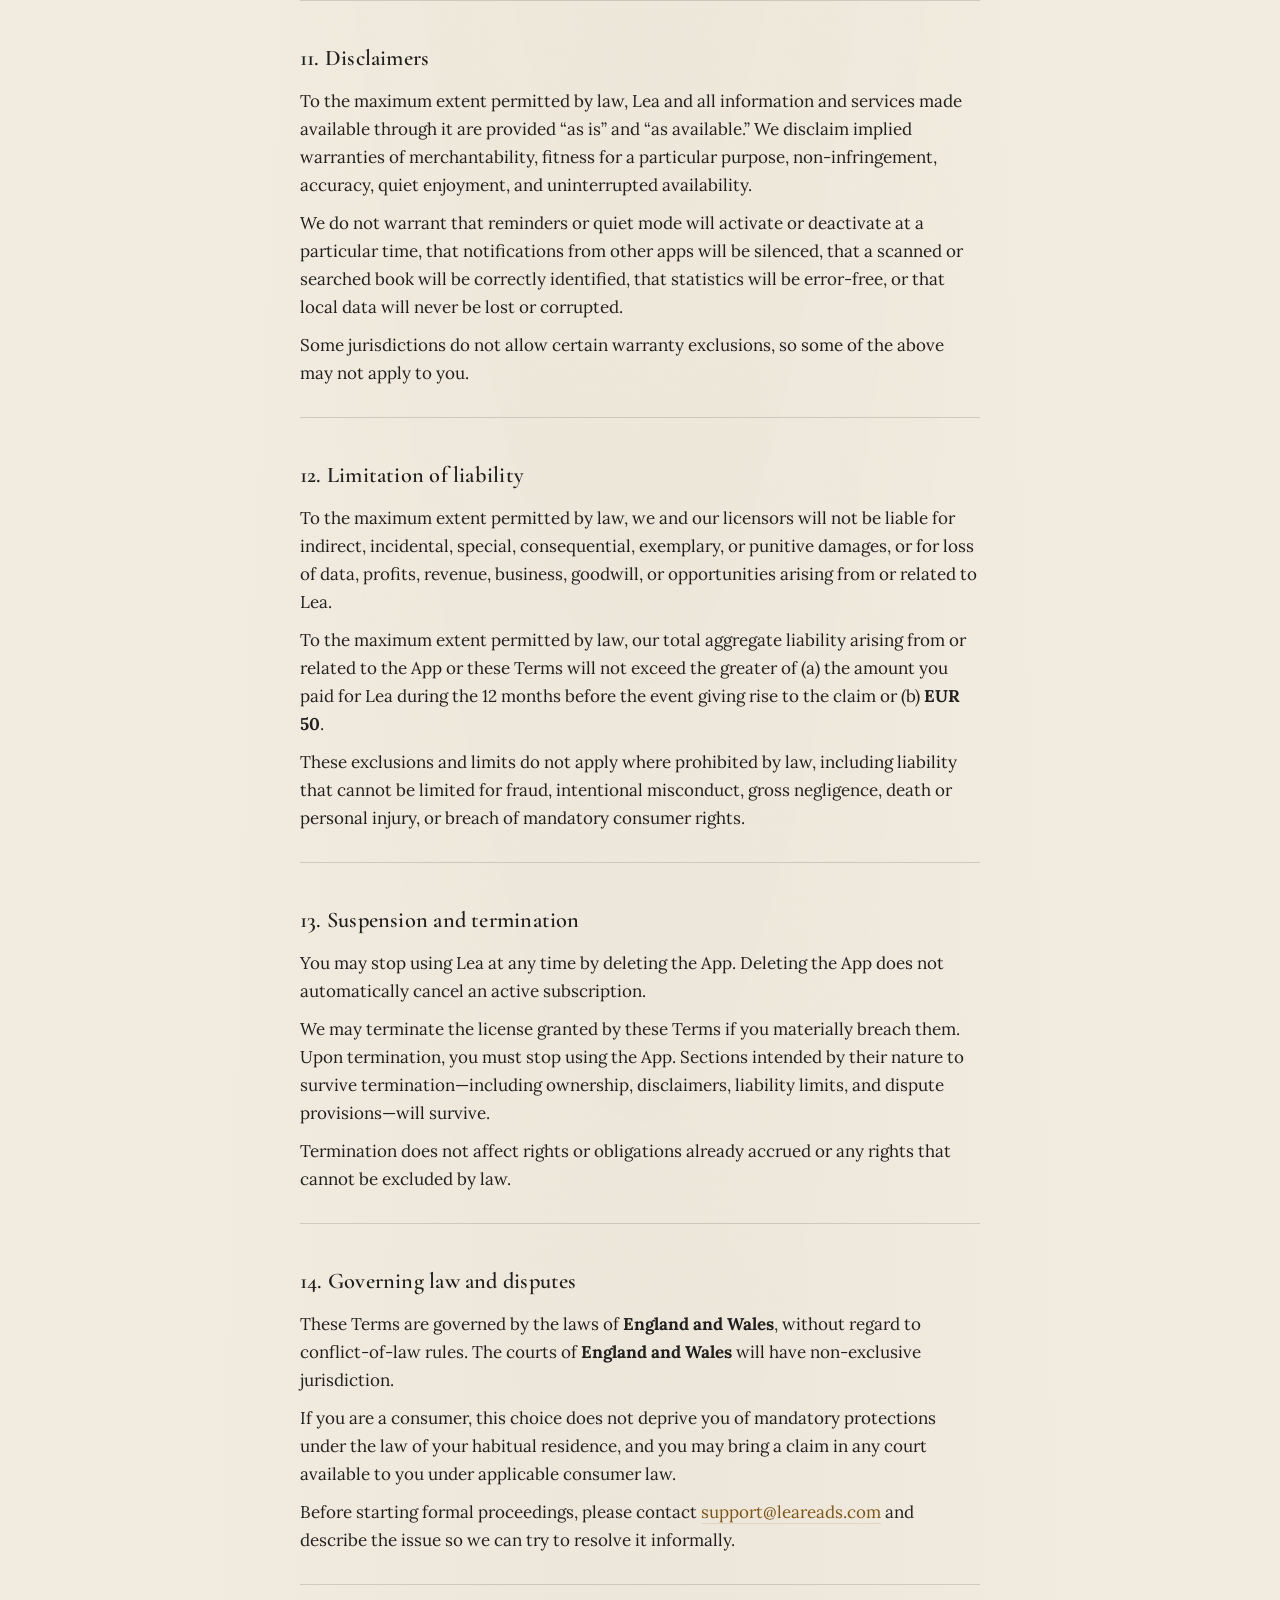
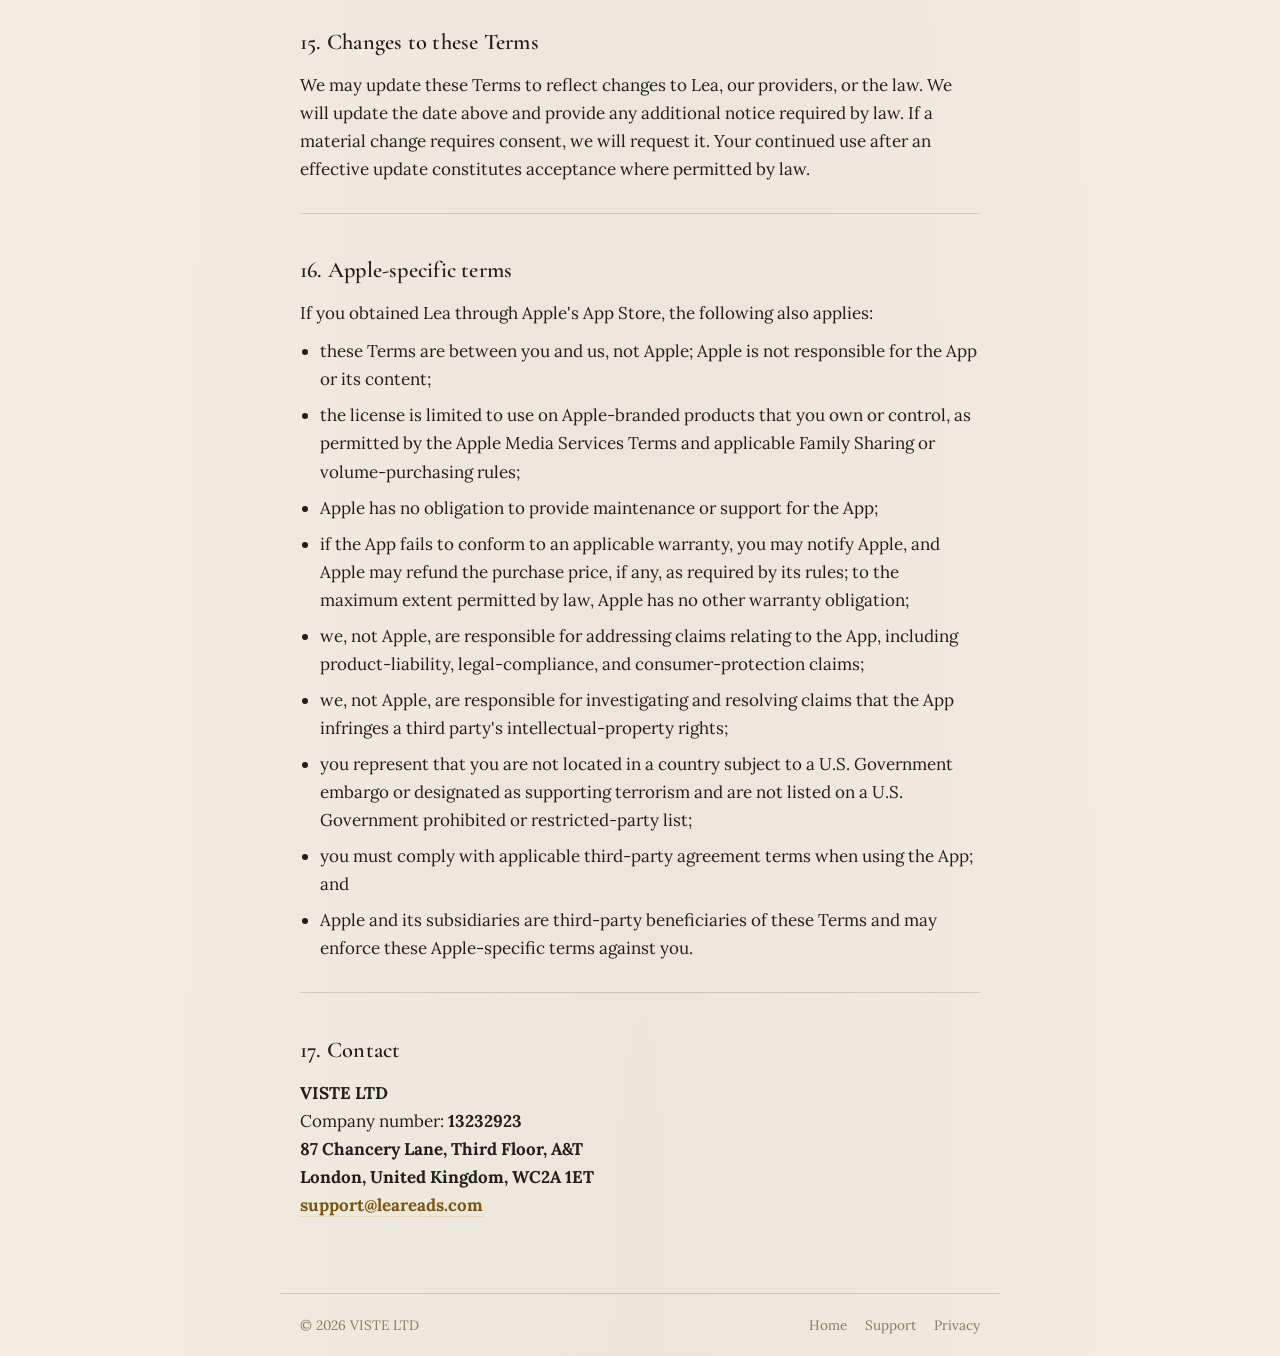
<file: terms.html>
<!doctype html>
<html lang="en">
<head>
  <meta charset="utf-8" />
  <meta name="viewport" content="width=device-width, initial-scale=1" />
  <title>Terms &amp; Conditions — lea</title>
  <meta name="description" content="Terms and Conditions for the Lea app." />
  <link rel="icon" type="image/svg+xml" href="assets/favicon.svg" />
  <meta property="og:type" content="website" />
  <meta property="og:site_name" content="Lea" />
  <meta property="og:title" content="Terms &amp; Conditions — lea" />
  <meta property="og:description" content="Terms and Conditions for the Lea app." />
  <meta name="twitter:card" content="summary" />
  <meta name="twitter:title" content="Terms &amp; Conditions — lea" />
  <meta name="twitter:description" content="Terms and Conditions for the Lea app." />
  <link rel="stylesheet" href="styles.css" />
</head>
<body>
  <header class="site-header">
    <a class="wordmark" href="/"><img class="logo-small" src="assets/lea-logo.svg" alt="Lea" width="613" height="320" /></a>
    <nav>
      <a href="/support">Support</a>
      <a href="/terms">Terms</a>
      <a href="/privacy">Privacy</a>
    </nav>
  </header>

  <main class="legal-page">
    <h1>Terms &amp; Conditions</h1> 
    <p class="updated">Effective date: 14 August 2026 · Last updated: 17 August 2026</p>

    <div class="intro">
      <p>These Terms and Conditions (<strong>Terms</strong>) govern your download, access to, and use of the Lea mobile application (the <strong>App</strong>). The App is provided by <strong>VISTE LTD</strong>, a company registered in England and Wales under company number <strong>13232923</strong>, with its registered office at <strong>87 Chancery Lane, Third Floor, A&amp;T, London, United Kingdom, WC2A 1ET</strong> (<strong>Lea</strong>, <strong>we</strong>, <strong>us</strong>, or <strong>our</strong>).</p>
      <p>By downloading or using the App, you agree to these Terms. If you do not agree, do not use the App. Nothing in these Terms limits consumer rights that cannot lawfully be waived.</p>
    </div>

    <section>
      <h2>1. Eligibility</h2>
      <p>If you have not reached the age at which you can enter into these Terms where you live, a parent or legal guardian must review and agree to these Terms for you and supervise your use of Lea. If you use Lea on behalf of an organization, you confirm that you have authority to bind that organization to these Terms.</p>
    </section>

    <section>
      <h2>2. What Lea does</h2>
      <p>Lea lets you maintain a local bookshelf, record reading progress and sessions, set local reminders, use a reading timer, search public book-information services, scan ISBN barcodes or book spines, add cover images, and optionally quiet notifications during a session on supported devices.</p>
      <p>Lea is a personal productivity tool. It is not an emergency, safety, medical, health, or records-preservation service. Timers, reminders, quiet mode, book matches, statistics, and other outputs may be delayed, inaccurate, interrupted, or unavailable.</p>
    </section>

    <section>
      <h2>3. Your data and backups</h2>
      <p>Lea does not provide an account or Lea-operated cloud storage for your bookshelf, reading history, notes, settings, or cover photos. Core App data is stored locally on your device. You are responsible for protecting your device and making backups you consider necessary.</p>
      <p>The App may let you export a backup through your device's share sheet and import a compatible backup. A backup can contain personal content, including your optional name, bookshelf, notes, and reading history. You are responsible for choosing a secure destination and recipient. We are not responsible for loss, disclosure, corruption, or incompatibility of local or exported data except to the extent responsibility cannot be excluded by law.</p>
      <p>Our handling of information is described in the <a href="/privacy">Lea Privacy Policy</a>. Agreeing to these Terms does not itself grant consent to optional device permissions; those choices are requested separately where applicable.</p>
    </section>

    <section>
      <h2>4. Device permissions</h2>
      <p>Some features request camera, notification, or Android Do Not Disturb permission. Cover selection and backup import or export use the operating system's picker and share sheet rather than broad photo-library or file access. You decide whether to grant requested permissions and can revoke them in device settings. A feature may not work without its required permission.</p>
      <p>If you allow Lea to control Android's interruption filter, Lea may silence notifications from other apps during a reading session. Check your device whenever receiving alerts is important. Operating-system behavior, alarms, priority contacts, device policies, and manufacturer settings may affect quiet mode.</p>
    </section>

    <section>
      <h2>5. License and acceptable use</h2>
      <p>Subject to these Terms and the applicable app-store rules, we grant you a limited, personal, non-exclusive, non-transferable, non-sublicensable, revocable license to install and use the App on devices you own or control for personal, non-commercial use.</p>
      <p>You may not:</p>
      <ul>
        <li>copy, sell, rent, sublicense, distribute, or commercially exploit the App except where applicable law expressly permits it;</li>
        <li>reverse engineer, decompile, or attempt to extract the App's source code except to the limited extent such a restriction is prohibited by law;</li>
        <li>bypass purchase, subscription, entitlement, security, rate-limit, or access controls;</li>
        <li>misuse third-party book services or use the App to violate their terms;</li>
        <li>interfere with the App or services used by it, introduce malicious code, or use automated means that place an unreasonable load on them;</li>
        <li>use the App unlawfully or infringe the rights of another person; or</li>
        <li>remove proprietary notices from the App.</li>
      </ul>
    </section>

    <section>
      <h2>6. Your content</h2>
      <p>You retain ownership of information and images you enter or select in Lea (<strong>Your Content</strong>). You confirm that you have the rights and permissions needed to use Your Content in the App.</p>
      <p>Because Your Content ordinarily remains on your device, you do not grant us a general license to it. If you voluntarily send content to support, you grant us a limited license to use it only as necessary to respond, troubleshoot, protect the App, or comply with law.</p>
    </section>

    <section>
      <h2>7. Book information and third-party content</h2>
      <p>Book search results, covers, descriptions, authorship, publication details, categories, and other metadata may come from Google Books, Open Library, publishers, or other rights holders. That material belongs to its respective owners and may be incomplete, outdated, unavailable, or inaccurate. We do not guarantee a correct book or edition match. You should verify information that matters to you.</p>
      <p>Your use of third-party services may also be subject to their terms and privacy policies. Lea is not sponsored or endorsed by those providers unless expressly stated.</p>
    </section>

    <section>
      <h2>8. Purchases, subscriptions, and trials</h2>
      <p>Lea may offer auto-renewing subscriptions, non-consumable purchases such as lifetime access, free trials, introductory offers, or free features. The products, prices, billing periods, trial terms, included features, and renewal details shown in the Apple App Store or Google Play purchase screen at the time of purchase form part of these Terms and control if they conflict with a general description here.</p>
      <p>For an auto-renewing subscription:</p>
      <ul>
        <li>payment is charged by Apple or Google to the payment method associated with your store account after you confirm the purchase;</li>
        <li>the subscription renews automatically for the period shown at purchase unless you cancel before the store's stated renewal deadline;</li>
        <li>the store account may be charged for renewal within the period disclosed by the store before the current term ends;</li>
        <li>you can manage or cancel the subscription in your Apple App Store or Google Play account settings; deleting Lea does not cancel it; and</li>
        <li>if a trial or introductory offer converts to a paid subscription, you must cancel before the deadline shown by the store to avoid being charged.</li>
      </ul>
      <p>Before you confirm a subscription, the purchase screen will display the subscription title, duration, price, billing frequency, renewal terms, what access is included, and links to these Terms and the <a href="/privacy">Lea Privacy Policy</a>. Review that information carefully before purchasing.</p>
      <p>A lifetime purchase means access to the purchased Lea entitlement for the supported lifetime of the App; it does not guarantee that the App, every feature, or compatibility with future devices and operating systems will be available forever.</p>
      <p>Purchases are processed by Apple or Google and verified with RevenueCat. Refunds, billing disputes, family sharing, and restoration are governed by the applicable store's rules and mandatory local law. Except where required by law, we cannot issue a store refund directly. You can use <strong>Restore purchases</strong> in Lea for eligible purchases associated with your store account.</p>
      <p>We may change free features or the features included in future subscription periods. A material change will be handled in accordance with applicable law and store rules. Changes do not remove any non-waivable rights or entitlements already purchased.</p>
    </section>

    <section>
      <h2>9. Intellectual property</h2>
      <p>The App, including its software, design, branding, text, graphics, and other materials supplied by us, is owned by us or our licensors and is protected by intellectual-property laws. These Terms grant only the limited right to use the App described above. No ownership rights are transferred to you.</p>
      <p>Third-party software and content may be subject to separate licenses. Those licenses continue to apply to the relevant material.</p>
    </section>

    <section>
      <h2>10. Availability, updates, and changes</h2>
      <p>We may update, add, remove, suspend, or discontinue App features to improve Lea, address security or legal requirements, respond to third-party service changes, or for business reasons. We do not promise that the App will always be available, error-free, or compatible with every device or operating-system version.</p>
      <p>You are responsible for installing available updates. An older version may stop working if an app store, operating system, or required provider changes or withdraws support.</p>
    </section>

    <section>
      <h2>11. Disclaimers</h2>
      <p>To the maximum extent permitted by law, Lea and all information and services made available through it are provided “as is” and “as available.” We disclaim implied warranties of merchantability, fitness for a particular purpose, non-infringement, accuracy, quiet enjoyment, and uninterrupted availability.</p>
      <p>We do not warrant that reminders or quiet mode will activate or deactivate at a particular time, that notifications from other apps will be silenced, that a scanned or searched book will be correctly identified, that statistics will be error-free, or that local data will never be lost or corrupted.</p>
      <p>Some jurisdictions do not allow certain warranty exclusions, so some of the above may not apply to you.</p>
    </section>

    <section>
      <h2>12. Limitation of liability</h2>
      <p>To the maximum extent permitted by law, we and our licensors will not be liable for indirect, incidental, special, consequential, exemplary, or punitive damages, or for loss of data, profits, revenue, business, goodwill, or opportunities arising from or related to Lea.</p>
      <p>To the maximum extent permitted by law, our total aggregate liability arising from or related to the App or these Terms will not exceed the greater of (a) the amount you paid for Lea during the 12 months before the event giving rise to the claim or (b) <strong>EUR 50</strong>.</p>
      <p>These exclusions and limits do not apply where prohibited by law, including liability that cannot be limited for fraud, intentional misconduct, gross negligence, death or personal injury, or breach of mandatory consumer rights.</p>
    </section>

    <section>
      <h2>13. Suspension and termination</h2>
      <p>You may stop using Lea at any time by deleting the App. Deleting the App does not automatically cancel an active subscription.</p>
      <p>We may terminate the license granted by these Terms if you materially breach them. Upon termination, you must stop using the App. Sections intended by their nature to survive termination—including ownership, disclaimers, liability limits, and dispute provisions—will survive.</p>
      <p>Termination does not affect rights or obligations already accrued or any rights that cannot be excluded by law.</p>
    </section>

    <section>
      <h2>14. Governing law and disputes</h2>
      <p>These Terms are governed by the laws of <strong>England and Wales</strong>, without regard to conflict-of-law rules. The courts of <strong>England and Wales</strong> will have non-exclusive jurisdiction.</p>
      <p>If you are a consumer, this choice does not deprive you of mandatory protections under the law of your habitual residence, and you may bring a claim in any court available to you under applicable consumer law.</p>
      <p>Before starting formal proceedings, please contact <a href="mailto:support@leareads.com">support@leareads.com</a> and describe the issue so we can try to resolve it informally.</p>
    </section>

    <section>
      <h2>15. Changes to these Terms</h2>
      <p>We may update these Terms to reflect changes to Lea, our providers, or the law. We will update the date above and provide any additional notice required by law. If a material change requires consent, we will request it. Your continued use after an effective update constitutes acceptance where permitted by law.</p>
    </section>

    <section>
      <h2>16. Apple-specific terms</h2>
      <p>If you obtained Lea through Apple's App Store, the following also applies:</p>
      <ul>
        <li>these Terms are between you and us, not Apple; Apple is not responsible for the App or its content;</li>
        <li>the license is limited to use on Apple-branded products that you own or control, as permitted by the Apple Media Services Terms and applicable Family Sharing or volume-purchasing rules;</li>
        <li>Apple has no obligation to provide maintenance or support for the App;</li>
        <li>if the App fails to conform to an applicable warranty, you may notify Apple, and Apple may refund the purchase price, if any, as required by its rules; to the maximum extent permitted by law, Apple has no other warranty obligation;</li>
        <li>we, not Apple, are responsible for addressing claims relating to the App, including product-liability, legal-compliance, and consumer-protection claims;</li>
        <li>we, not Apple, are responsible for investigating and resolving claims that the App infringes a third party's intellectual-property rights;</li>
        <li>you represent that you are not located in a country subject to a U.S. Government embargo or designated as supporting terrorism and are not listed on a U.S. Government prohibited or restricted-party list;</li>
        <li>you must comply with applicable third-party agreement terms when using the App; and</li>
        <li>Apple and its subsidiaries are third-party beneficiaries of these Terms and may enforce these Apple-specific terms against you.</li>
      </ul>
    </section>

    <section>
      <h2>17. Contact</h2>
      <p>
        <strong>VISTE LTD</strong><br />
        Company number: <strong>13232923</strong><br />
        <strong>87 Chancery Lane, Third Floor, A&amp;T</strong><br />
        <strong>London, United Kingdom, WC2A 1ET</strong><br />
        <strong><a href="mailto:support@leareads.com">support@leareads.com</a></strong>
      </p>
    </section>
  </main>

  <footer class="legal-footer">
    <span>&copy; 2026 VISTE LTD</span>
    <span class="links">
      <a href="/">Home</a>
      <a href="/support">Support</a>
      <a href="/privacy">Privacy</a>
    </span>
  </footer>
</body>
</html>
</file>
<file: styles.css>
/* Lea — shared styles */

@import url('https://fonts.googleapis.com/css2?family=Cormorant+Garamond:ital,wght@0,400;0,500;0,600;1,400;1,500&family=Lora:ital,wght@0,400;0,500;0,600;1,400&display=swap');

:root {
  --bg: #f2ece0;
  --bg-outer: #dcd5c6;
  --ink: #201f1d;
  --secondary: #605d5d;
  --mute: #8a7a5c;
  --gold: #b68235;
  --gold-text: #7d5411;
  --gold-tint-10: rgba(182, 130, 53, 0.1);
  --gold-tint-14: rgba(182, 130, 53, 0.14);
  --gold-tint-20: rgba(182, 130, 53, 0.2);
  --dark: #191510;
  --cream: #efe6d5;
  --ember: #e1ad66;
  --divider: rgba(32, 31, 29, 0.16);
  --danger: #c0392b;
  --danger-text: #8a3324;

  --radius-sm: 4px;
  --radius-card: 14px;
  --radius-pill: 9999px;

  --sp-1: 4px;
  --sp-2: 8px;
  --sp-3: 10px;
  --sp-4: 14px;
  --sp-5: 20px;
  --sp-6: 30px;
  --sp-7: 44px;
}

* {
  box-sizing: border-box;
}

html {
  background: var(--bg-outer);
}

body {
  margin: 0;
  background: var(--bg);
  background-image:
    radial-gradient(ellipse at top, rgba(182, 130, 53, 0.06), transparent 60%),
    radial-gradient(ellipse at bottom, rgba(32, 31, 29, 0.03), transparent 55%);
  color: var(--ink);
  font-family: 'Lora', Georgia, serif;
  font-size: 17px;
  line-height: 1.65;
  -webkit-font-smoothing: antialiased;
}

h1, h2, h3, .wordmark {
  font-family: 'Cormorant Garamond', Georgia, serif;
  font-weight: 600;
  color: var(--ink);
  letter-spacing: 0.01em;
}

a {
  color: var(--gold-text);
  text-decoration: none;
  border-bottom: 1px solid var(--gold-tint-20);
  transition: border-color 0.15s ease, color 0.15s ease;
}

a:hover {
  color: var(--gold);
  border-bottom-color: var(--gold);
}

.wordmark {
  display: inline-block;
  line-height: 0;
  border-bottom: none;
}

.wordmark:hover {
  border-bottom: none;
  opacity: 0.85;
}

.logo-small {
  display: block;
  height: 28px;
  width: auto;
}

/* Site header used on legal pages */
.site-header {
  display: flex;
  align-items: center;
  justify-content: space-between;
  max-width: 720px;
  margin: 0 auto;
  padding: var(--sp-6) var(--sp-5) var(--sp-5);
}

.site-header nav a {
  margin-left: var(--sp-5);
  font-family: 'Lora', Georgia, serif;
  font-size: 0.9rem;
  color: var(--secondary);
  border-bottom: 1px solid transparent;
}

.site-header nav a:hover {
  color: var(--gold-text);
  border-bottom-color: var(--gold-tint-20);
}

/* Coming soon page */
.hero {
  min-height: 100vh;
  display: flex;
  flex-direction: column;
  align-items: center;
  justify-content: center;
  text-align: center;
  padding: var(--sp-6);
}

.hero .logo-large {
  width: clamp(220px, 32vw, 340px);
  height: auto;
}

.hero .rule {
  width: 56px;
  height: 1px;
  background: var(--gold);
  border: none;
  margin: var(--sp-5) 0;
}

.hero .tagline {
  font-style: italic;
  color: var(--secondary);
  font-size: 1.15rem;
  margin: 0 0 var(--sp-2);
  max-width: 32ch;
}

.hero .status {
  color: var(--mute);
  font-size: 0.95rem;
  margin: var(--sp-2) 0 0;
  letter-spacing: 0.02em;
}

.hero-footer {
  position: absolute;
  bottom: var(--sp-6);
  left: 0;
  right: 0;
  text-align: center;
}

.hero-footer nav a {
  font-size: 0.85rem;
  color: var(--mute);
  margin: 0 var(--sp-3);
  border-bottom: 1px solid transparent;
}

.hero-footer nav a:hover {
  color: var(--gold-text);
  border-bottom-color: var(--gold-tint-20);
}

/* Legal pages */
.legal-page {
  max-width: 720px;
  margin: 0 auto;
  padding: 0 var(--sp-5) var(--sp-7);
}

.legal-page h1 {
  font-size: 2.4rem;
  font-style: italic;
  font-weight: 500;
  margin-bottom: var(--sp-1);
}

.legal-page .updated {
  color: var(--mute);
  font-size: 0.9rem;
  margin-top: 0;
  margin-bottom: var(--sp-6);
}

.legal-page .intro {
  color: var(--secondary);
  margin-bottom: var(--sp-6);
}

.legal-page section {
  margin-bottom: var(--sp-6);
  padding-top: var(--sp-5);
  border-top: 1px solid var(--divider);
}

.legal-page section:first-of-type {
  border-top: none;
  padding-top: 0;
}

.legal-page h2 {
  font-size: 1.4rem;
  font-weight: 600;
  margin-bottom: var(--sp-3);
}

.legal-page h3 {
  font-size: 1.05rem;
  font-weight: 600;
  color: var(--secondary);
  margin: var(--sp-5) 0 var(--sp-2);
}

.legal-page p {
  margin: 0 0 var(--sp-3);
}

.legal-page ul {
  margin: 0 0 var(--sp-3);
  padding-left: 1.2em;
}

.legal-page li {
  margin-bottom: var(--sp-2);
}

.legal-page a {
  word-break: break-word;
}

.legal-footer {
  max-width: 720px;
  margin: 0 auto;
  padding: var(--sp-5);
  border-top: 1px solid var(--divider);
  color: var(--mute);
  font-size: 0.85rem;
  display: flex;
  justify-content: space-between;
  flex-wrap: wrap;
  gap: var(--sp-3);
}

.legal-footer a {
  color: var(--mute);
  border-bottom: 1px solid transparent;
}

.legal-footer a:hover {
  color: var(--gold-text);
  border-bottom-color: var(--gold-tint-20);
}

.legal-footer .links a {
  margin-left: var(--sp-4);
}

@media (max-width: 480px) {
  .legal-footer {
    flex-direction: column;
    text-align: center;
  }
  .legal-footer .links a:first-child {
    margin-left: 0;
  }
}
</file>
